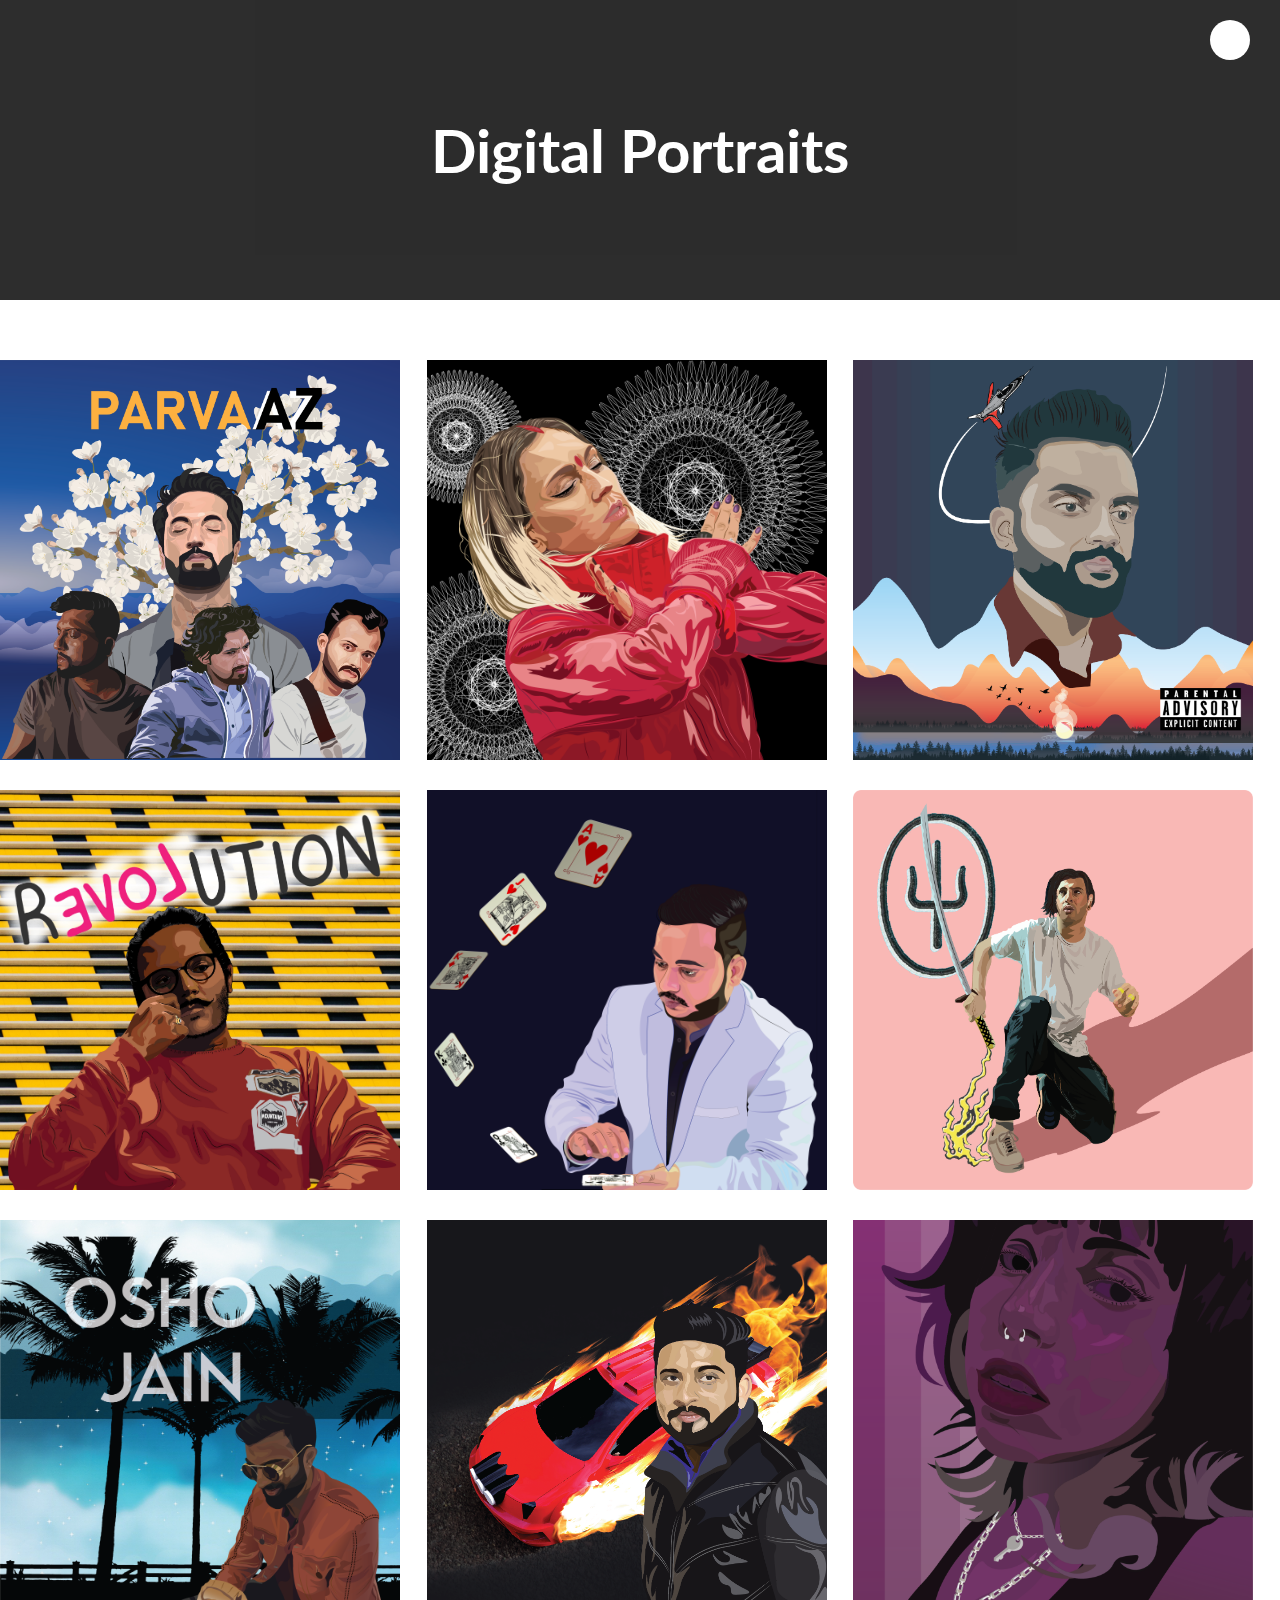
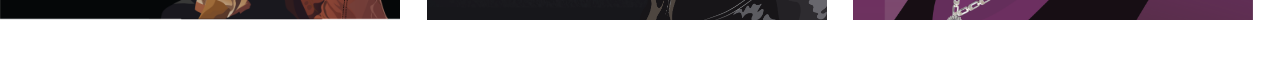
<file: digital-portraits.html>
<!DOCTYPE html>
<html lang="en">
<head>
    <meta charset="UTF-8">
    <meta http-equiv="X-UA-Compatible" content="IE=edge">
    <meta name="viewport" content="width=device-width, initial-scale=1.0">
    <title>Document</title>
    <link rel="preconnect" href="https://fonts.googleapis.com">
    <link rel="preconnect" href="https://fonts.gstatic.com" crossorigin>
    <link href="https://fonts.googleapis.com/css2?family=Poppins:wght@400;600&display=swap" rel="stylesheet">
    <link href="https://fonts.googleapis.com/css2?family=Lato:wght@300;400;700&display=swap" rel="stylesheet">

    <link href="https://cdn.jsdelivr.net/npm/bootstrap@5.0.2/dist/css/bootstrap.min.css" rel="stylesheet" integrity="sha384-EVSTQN3/azprG1Anm3QDgpJLIm9Nao0Yz1ztcQTwFspd3yD65VohhpuuCOmLASjC" crossorigin="anonymous">

    <link rel="stylesheet" href="css/common-field.css">
    <link rel="stylesheet" href="css/util.css">

    <!-- Font Awesome -->
    <link rel="stylesheet" href="https://use.fontawesome.com/releases/v5.14.0/css/all.css"
        integrity="sha384-HzLeBuhoNPvSl5KYnjx0BT+WB0QEEqLprO+NBkkk5gbc67FTaL7XIGa2w1L0Xbgc" crossorigin="anonymous">
</head>
<body>

    <div class="Home-icon">
        <a href="index.html"><i class="fas fa-home"></i></a>
    </div>

    <div class="body-header-box">
        <div class="body-header-box-shade">
            <h1>Digital Portraits</h1>
        </div>
    </div>

    <section class="body-photo-gallery">
        <div class="content-gallery container">
            <img src="Image/DIGITAL PORTRAITS/DP1.png" alt="">
            <img src="Image/DIGITAL PORTRAITS/DP2.png" alt="">
            <img src="Image/DIGITAL PORTRAITS/DP3.png" alt="">
            <img src="Image/DIGITAL PORTRAITS/DP4.jpg" alt="">
            <img src="Image/DIGITAL PORTRAITS/DP5.png" alt="">
            <img src="Image/DIGITAL PORTRAITS/DP6.png" alt="">
            <img src="Image/DIGITAL PORTRAITS/DP7.png" alt="">
            <img src="Image/DIGITAL PORTRAITS/DP8.png" alt="">
            <img src="Image/DIGITAL PORTRAITS/DP9.png" alt="">
        </div>
    </section>

    <!-- Bootstrap Bundle with Popper -->
    <script src="https://cdn.jsdelivr.net/npm/bootstrap@5.0.2/dist/js/bootstrap.bundle.min.js" integrity="sha384-MrcW6ZMFYlzcLA8Nl+NtUVF0sA7MsXsP1UyJoMp4YLEuNSfAP+JcXn/tWtIaxVXM" crossorigin="anonymous"></script>
    
</body>
</html>
</file>
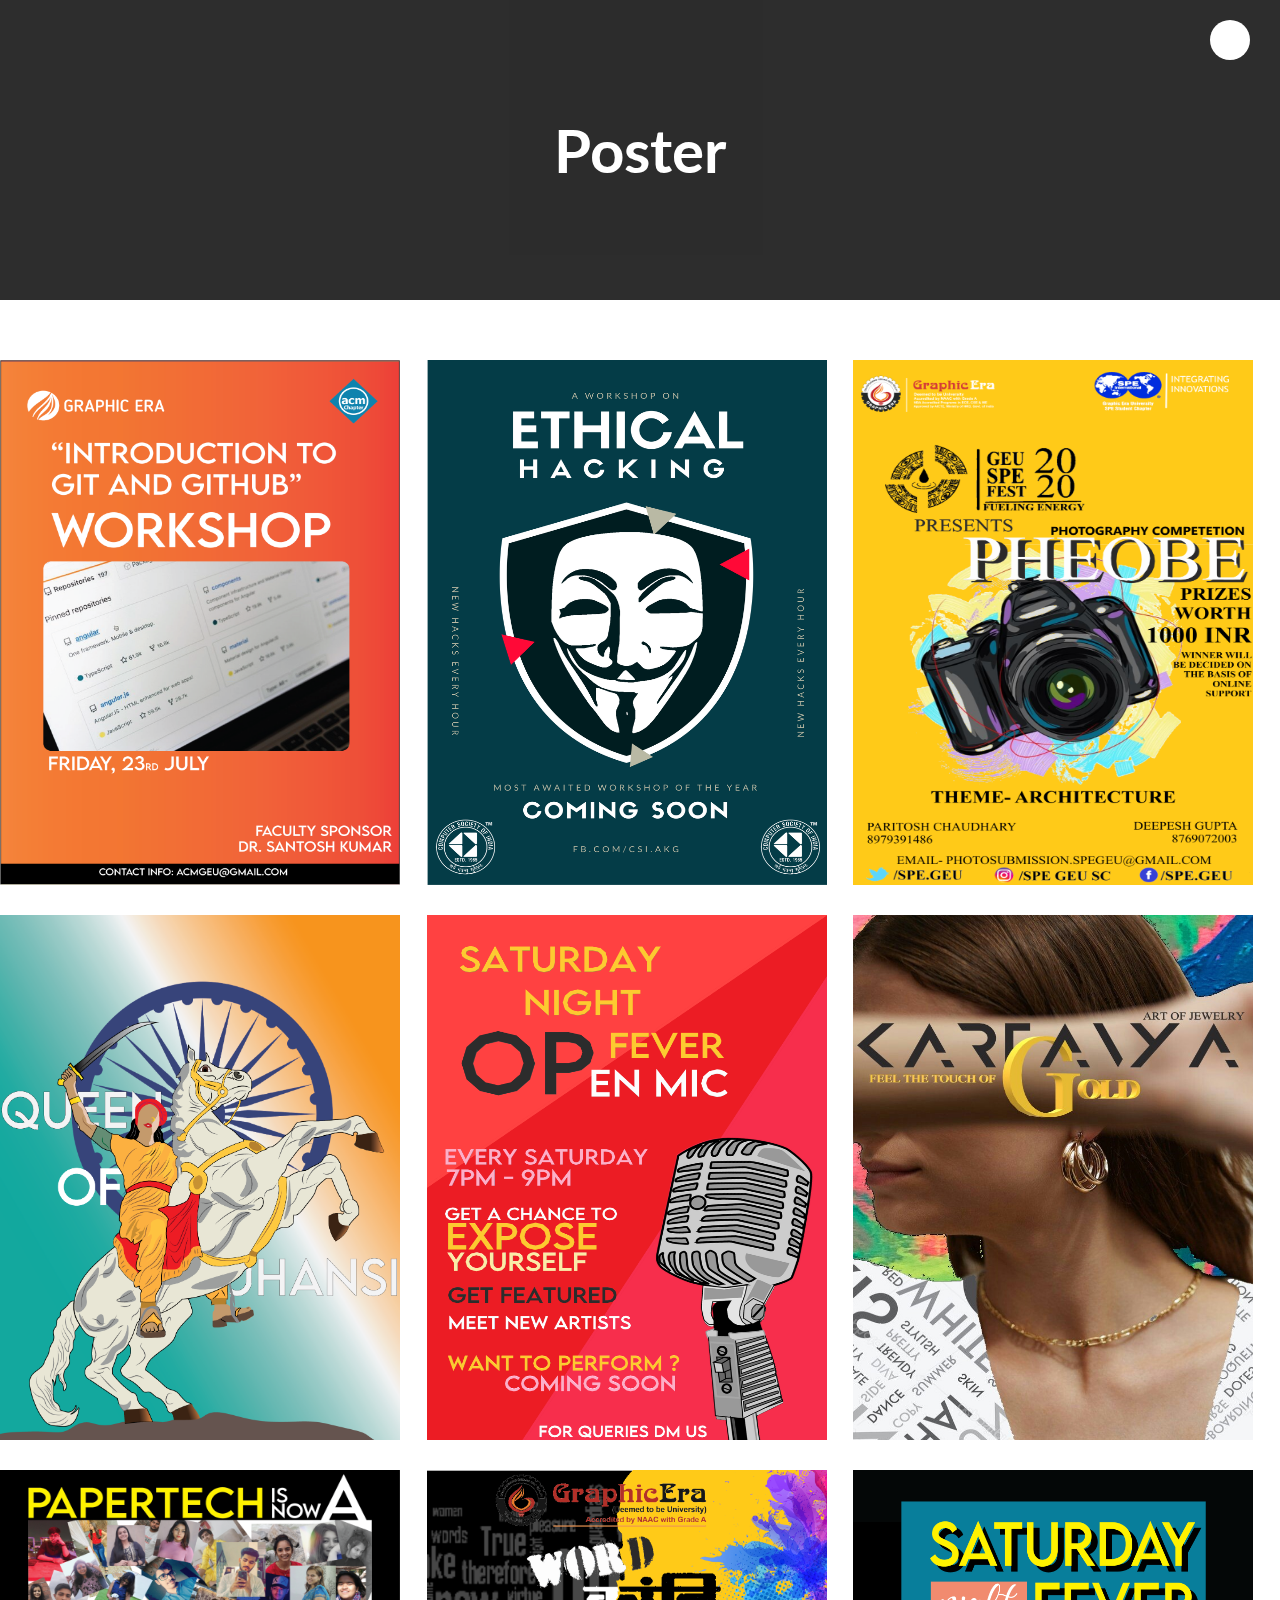
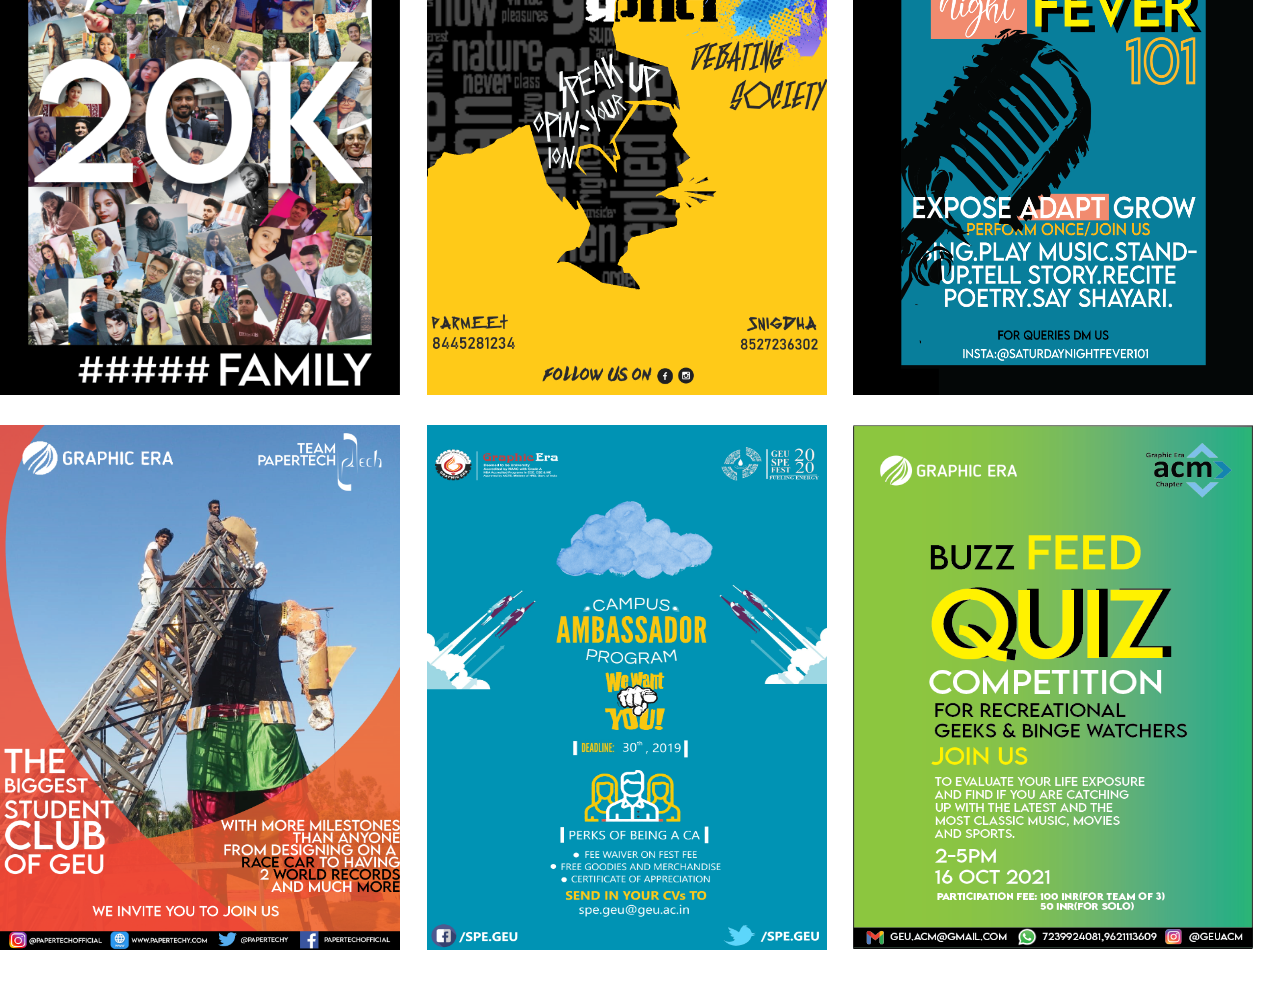
<file: poster.html>
<!DOCTYPE html>
<html lang="en">
<head>
    <meta charset="UTF-8">
    <meta http-equiv="X-UA-Compatible" content="IE=edge">
    <meta name="viewport" content="width=device-width, initial-scale=1.0">
    <title>Document</title>
    <link rel="preconnect" href="https://fonts.googleapis.com">
    <link rel="preconnect" href="https://fonts.gstatic.com" crossorigin>
    <link href="https://fonts.googleapis.com/css2?family=Poppins:wght@400;600&display=swap" rel="stylesheet">
    <link href="https://fonts.googleapis.com/css2?family=Lato:wght@300;400;700&display=swap" rel="stylesheet">

    <link href="https://cdn.jsdelivr.net/npm/bootstrap@5.0.2/dist/css/bootstrap.min.css" rel="stylesheet" integrity="sha384-EVSTQN3/azprG1Anm3QDgpJLIm9Nao0Yz1ztcQTwFspd3yD65VohhpuuCOmLASjC" crossorigin="anonymous">

    <link rel="stylesheet" href="css/common-field.css">
    <link rel="stylesheet" href="css/util.css">

    <!-- Font Awesome -->
    <link rel="stylesheet" href="https://use.fontawesome.com/releases/v5.14.0/css/all.css"
        integrity="sha384-HzLeBuhoNPvSl5KYnjx0BT+WB0QEEqLprO+NBkkk5gbc67FTaL7XIGa2w1L0Xbgc" crossorigin="anonymous">
</head>
<body>

    <div class="Home-icon">
        <a href="index.html"><i class="fas fa-home"></i></a>
    </div>

    <div class="body-header-box">
        <div class="body-header-box-shade">
            <h1>Poster</h1>
        </div>
    </div>

    <section class="body-photo-gallery">
        <div class="content-gallery container">
            <img src="Image/POSTER/P1.png" alt="" style="height: 525px;">
            <img src="Image/POSTER/P2.png" alt="" style="height: 525px;">
            <img src="Image/POSTER/P3.png" alt="" style="height: 525px;">
            <img src="Image/POSTER/P4.png" alt="" style="height: 525px;">
            <img src="Image/POSTER/P5.png" alt="" style="height: 525px;">
            <img src="Image/POSTER/P6.jpg" alt="" style="height: 525px;">
            <img src="Image/POSTER/P7.png" alt="" style="height: 525px;">
            <img src="Image/POSTER/P8.png" alt="" style="height: 525px;">
            <img src="Image/POSTER/P9.png" alt="" style="height: 525px;">
            <img src="Image/POSTER/P10.png" alt="" style="height: 525px;">
            <img src="Image/POSTER/P11.png" alt="" style="height: 525px;">
            <img src="Image/POSTER/P12.png" alt="" style="height: 525px;">
        </div>
    </section>

    <!-- Bootstrap Bundle with Popper -->
    <script src="https://cdn.jsdelivr.net/npm/bootstrap@5.0.2/dist/js/bootstrap.bundle.min.js" integrity="sha384-MrcW6ZMFYlzcLA8Nl+NtUVF0sA7MsXsP1UyJoMp4YLEuNSfAP+JcXn/tWtIaxVXM" crossorigin="anonymous"></script>
    
</body>
</html>
</file>
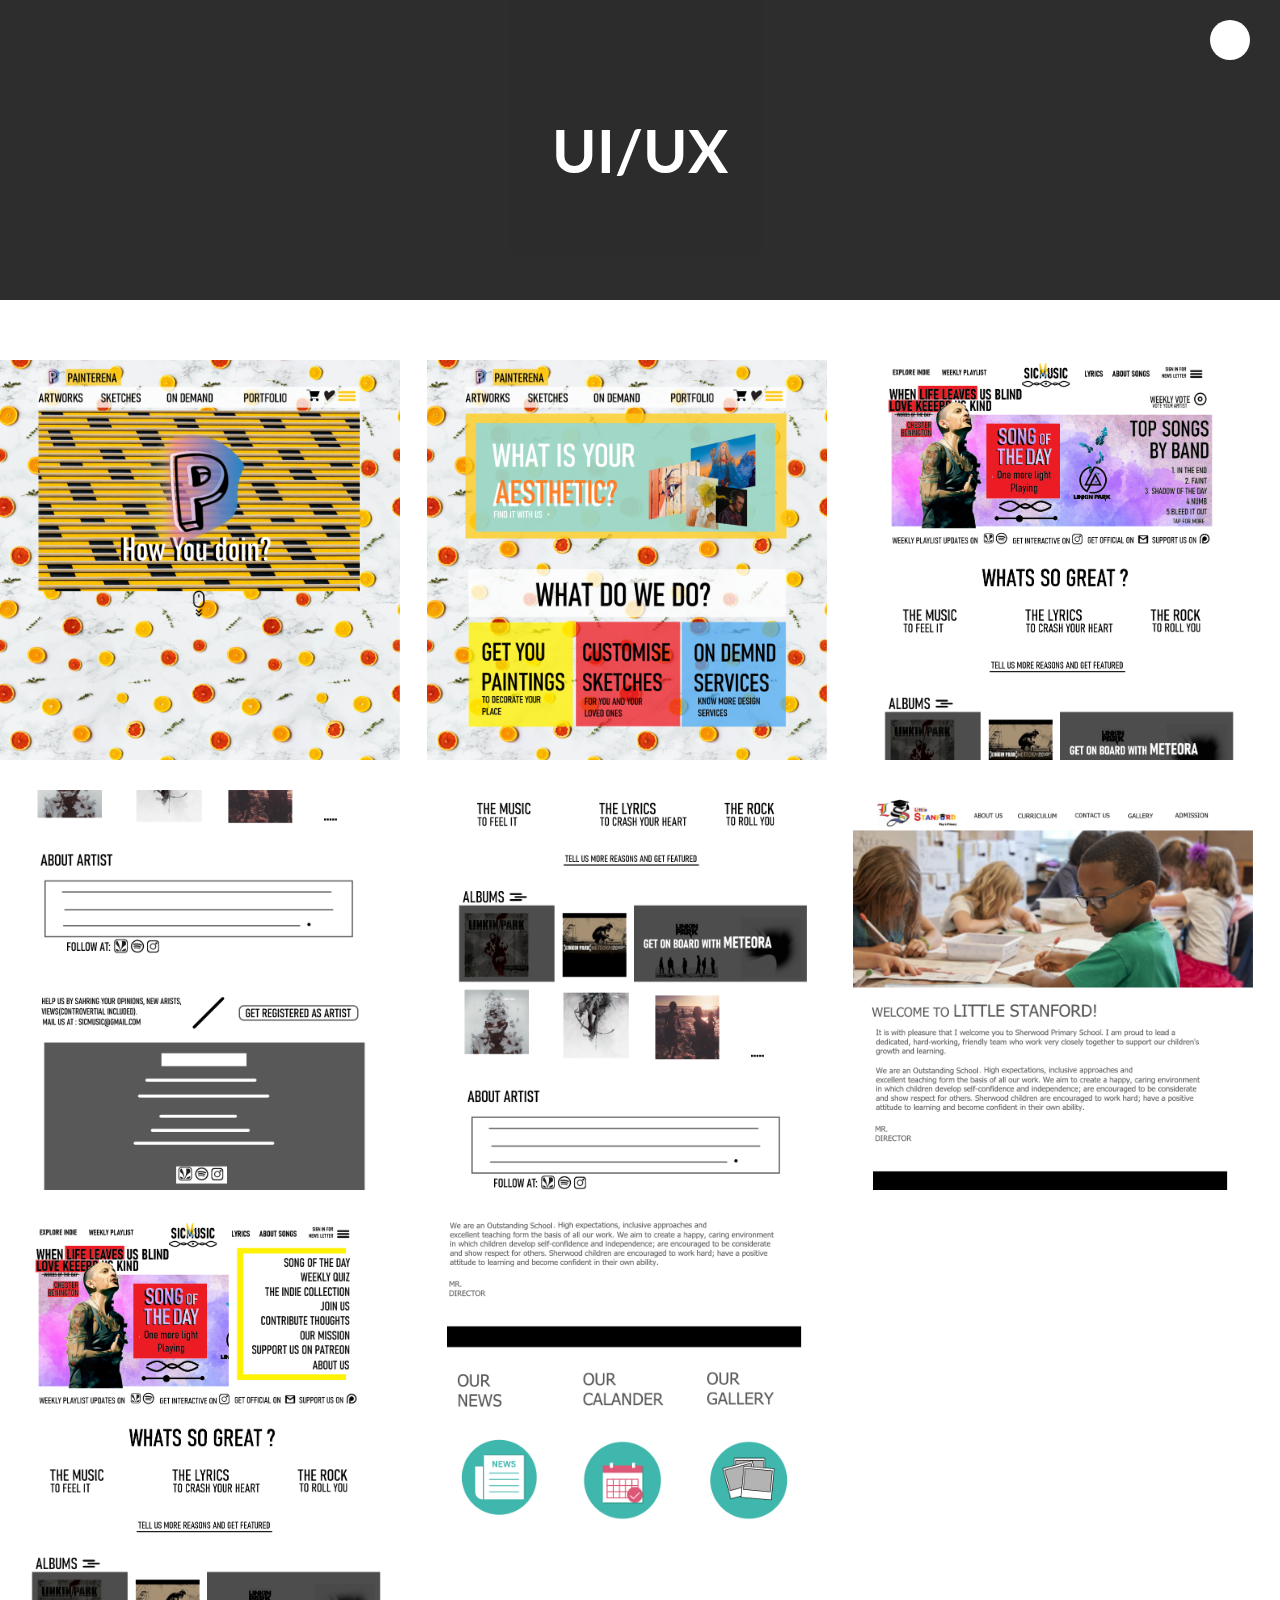
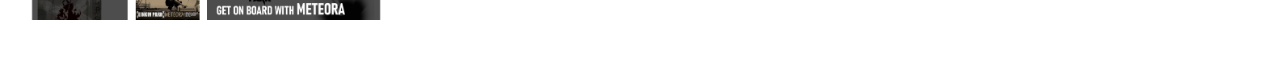
<file: ui-ux.html>
<!DOCTYPE html>
<html lang="en">
<head>
    <meta charset="UTF-8">
    <meta http-equiv="X-UA-Compatible" content="IE=edge">
    <meta name="viewport" content="width=device-width, initial-scale=1.0">
    <title>Document</title>
    <link rel="preconnect" href="https://fonts.googleapis.com">
    <link rel="preconnect" href="https://fonts.gstatic.com" crossorigin>
    <link href="https://fonts.googleapis.com/css2?family=Poppins:wght@400;600&display=swap" rel="stylesheet">
    <link href="https://fonts.googleapis.com/css2?family=Lato:wght@300;400;700&display=swap" rel="stylesheet">

    <link href="https://cdn.jsdelivr.net/npm/bootstrap@5.0.2/dist/css/bootstrap.min.css" rel="stylesheet" integrity="sha384-EVSTQN3/azprG1Anm3QDgpJLIm9Nao0Yz1ztcQTwFspd3yD65VohhpuuCOmLASjC" crossorigin="anonymous">

    <link rel="stylesheet" href="css/common-field.css">
    <link rel="stylesheet" href="css/util.css">

    <!-- Font Awesome -->
    <link rel="stylesheet" href="https://use.fontawesome.com/releases/v5.14.0/css/all.css"
        integrity="sha384-HzLeBuhoNPvSl5KYnjx0BT+WB0QEEqLprO+NBkkk5gbc67FTaL7XIGa2w1L0Xbgc" crossorigin="anonymous">
</head>
<body>

    <div class="Home-icon">
        <a href="index.html"><i class="fas fa-home"></i></a>
    </div>

    <div class="body-header-box">
        <div class="body-header-box-shade">
            <h1>UI/UX</h1>
        </div>
    </div>

    <section class="body-photo-gallery">
        <div class="content-gallery container">
            <img src="Image/UI UX/U1.png" alt="">
            <img src="Image/UI UX/U2.png" alt="">
            <img src="Image/UI UX/U3.png" alt="">
            <img src="Image/UI UX/U4.png" alt="">
            <img src="Image/UI UX/U5.png" alt="">
            <img src="Image/UI UX/U6.png" alt="">
            <img src="Image/UI UX/U7.png" alt="">
            <img src="Image/UI UX/U8.png" alt="">
        </div>
    </section>

    <!-- Bootstrap Bundle with Popper -->
    <script src="https://cdn.jsdelivr.net/npm/bootstrap@5.0.2/dist/js/bootstrap.bundle.min.js" integrity="sha384-MrcW6ZMFYlzcLA8Nl+NtUVF0sA7MsXsP1UyJoMp4YLEuNSfAP+JcXn/tWtIaxVXM" crossorigin="anonymous"></script>
    
</body>
</html>
</file>
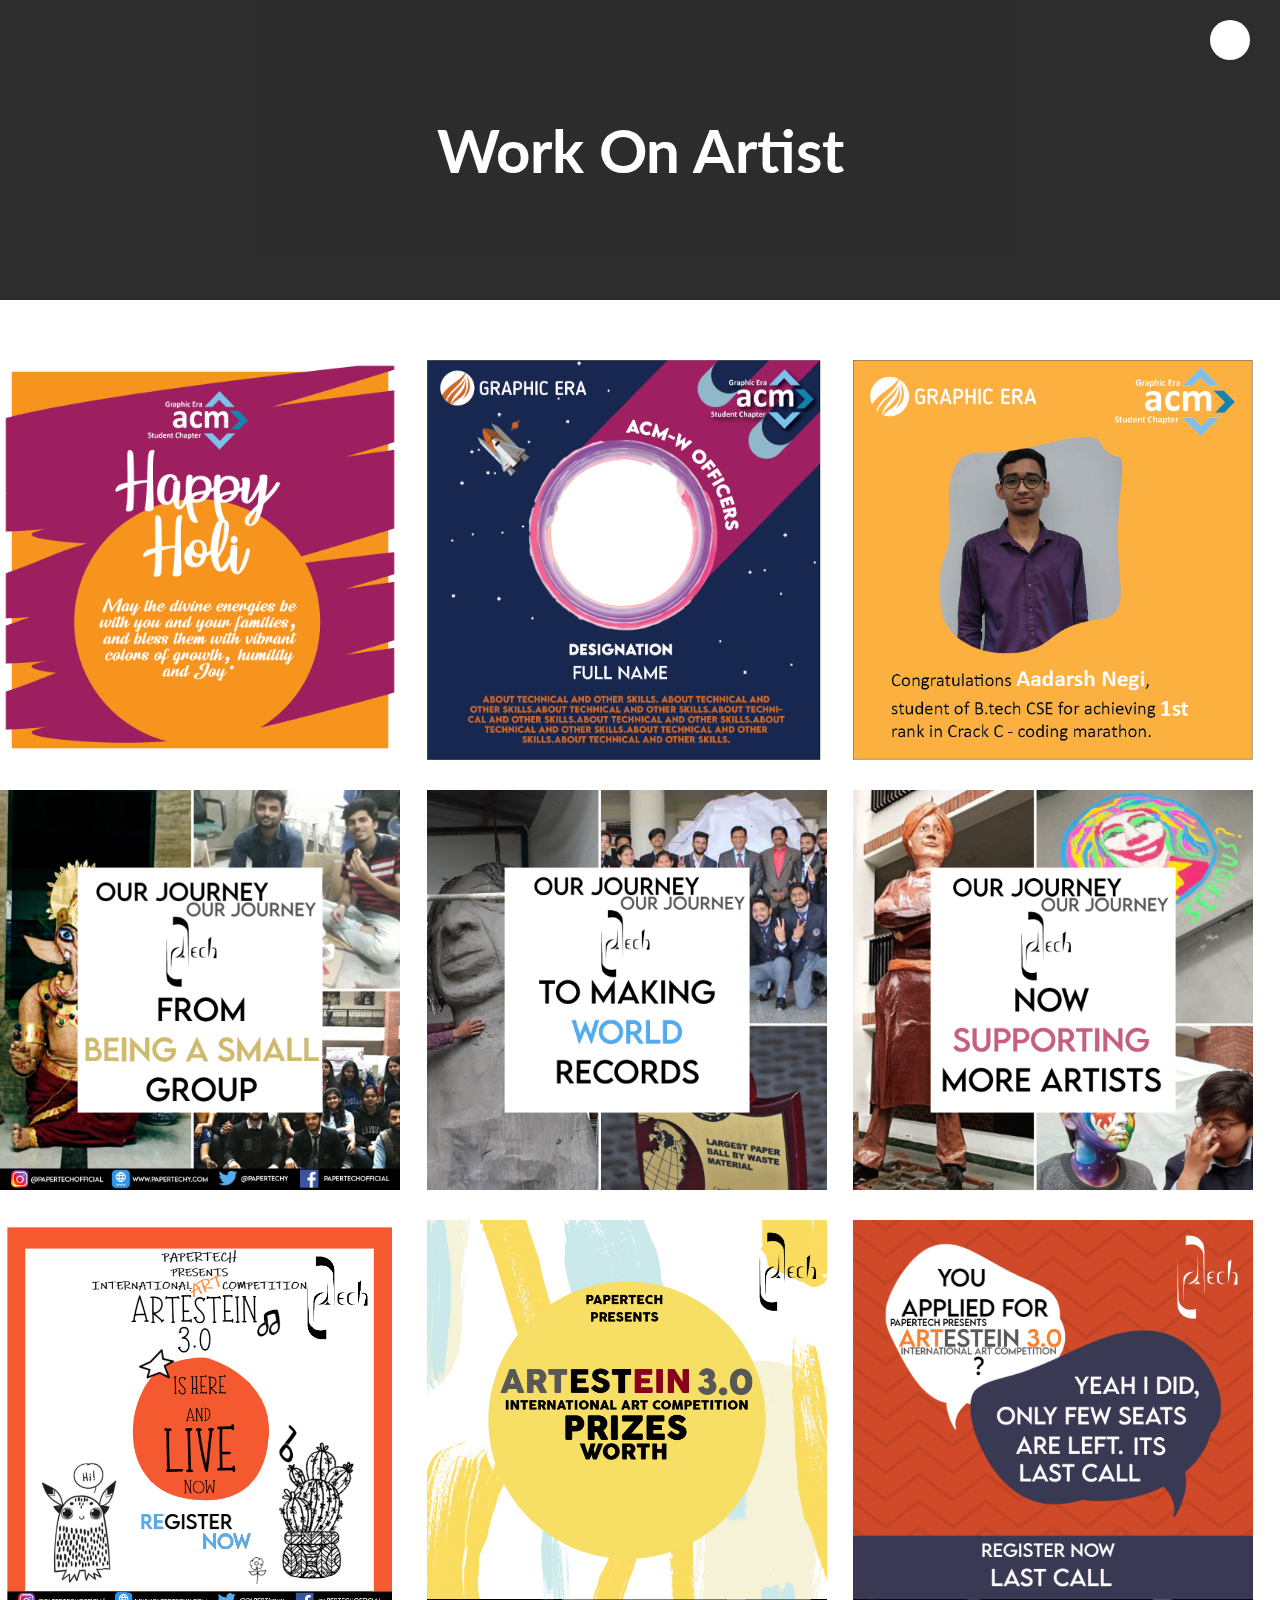
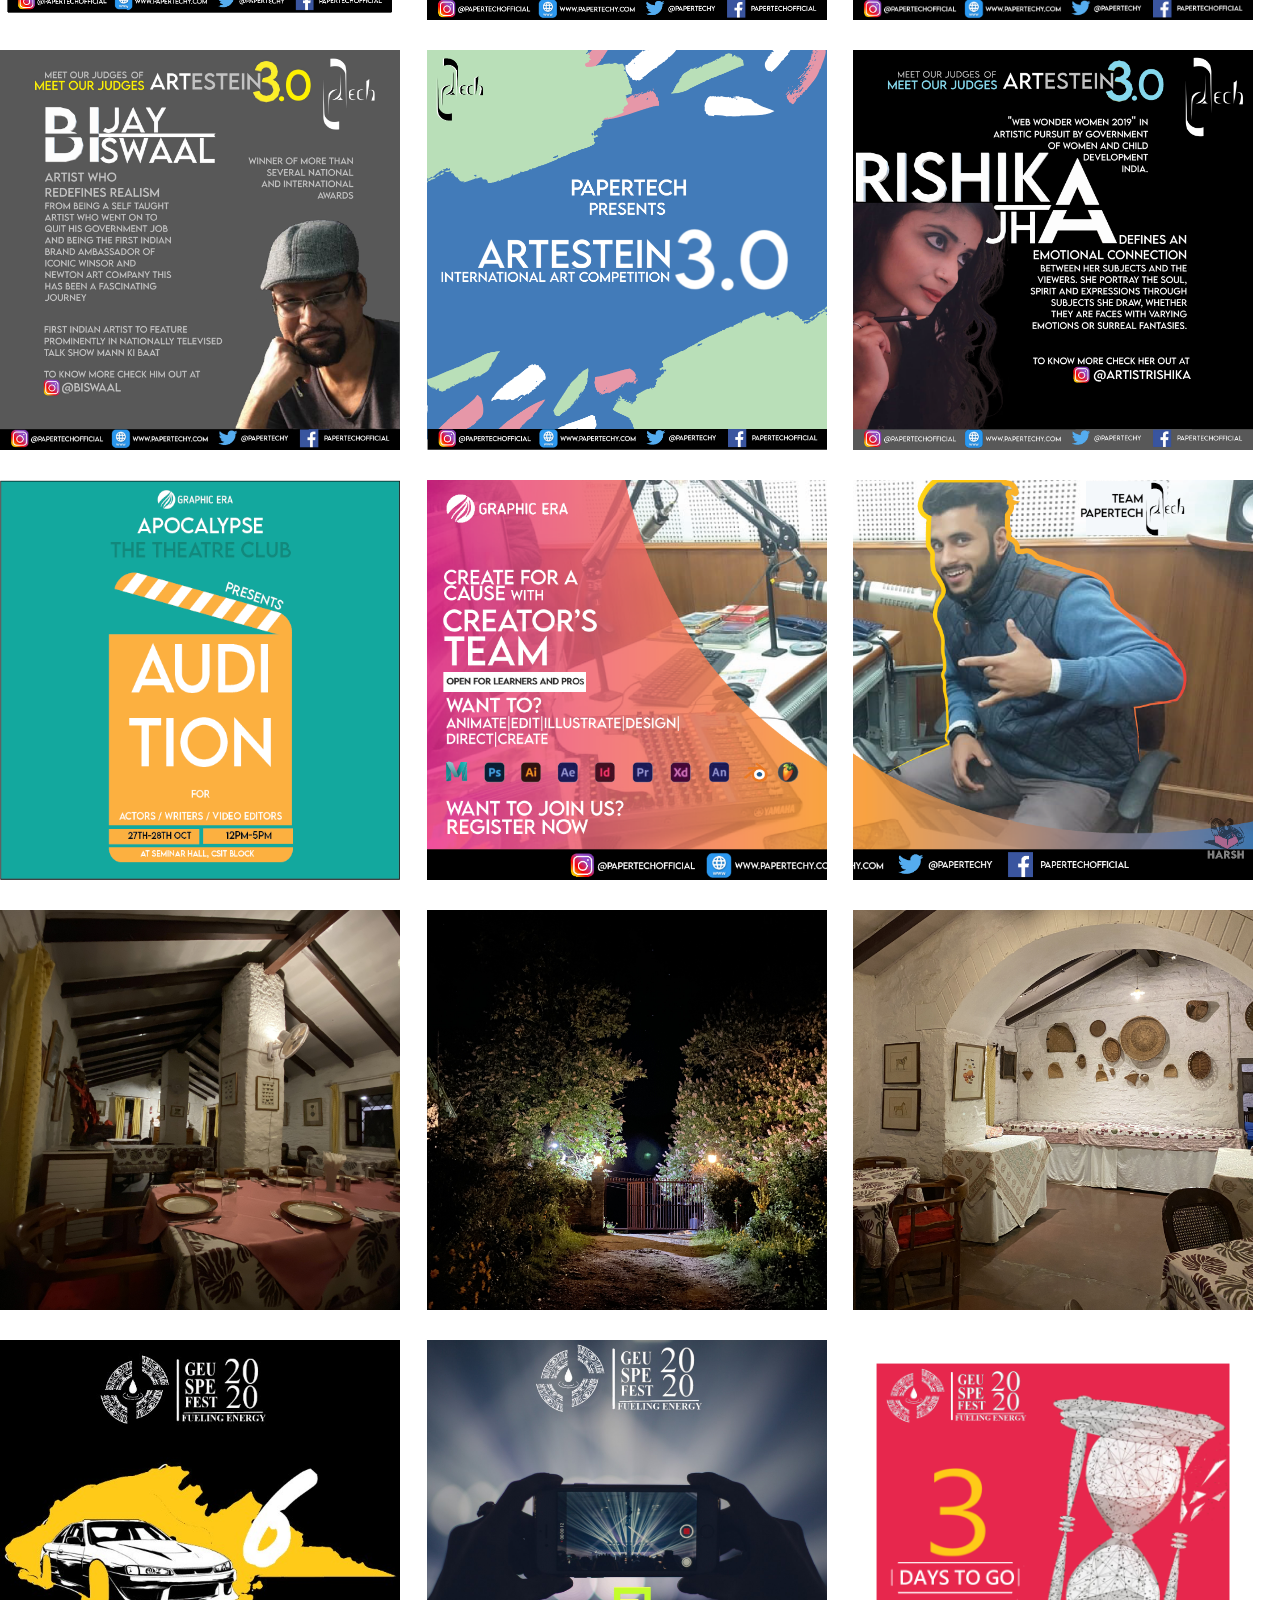
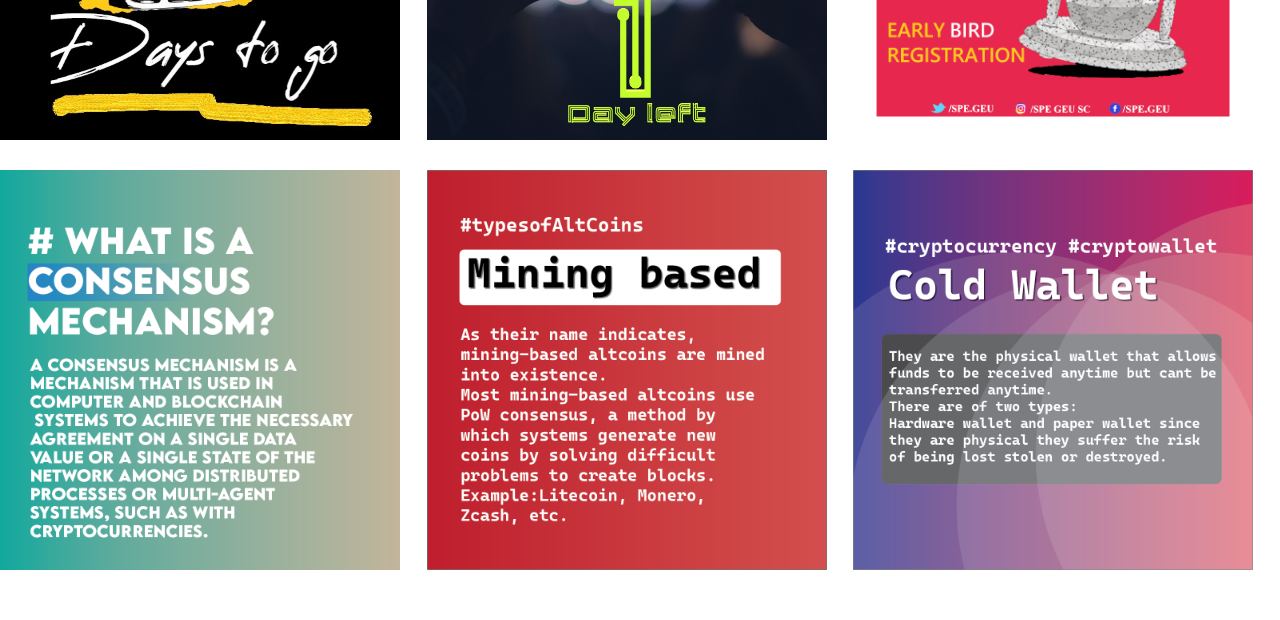
<file: work-on-artist.html>
<!DOCTYPE html>
<html lang="en">
<head>
    <meta charset="UTF-8">
    <meta http-equiv="X-UA-Compatible" content="IE=edge">
    <meta name="viewport" content="width=device-width, initial-scale=1.0">
    <title>Document</title>
    <link rel="preconnect" href="https://fonts.googleapis.com">
    <link rel="preconnect" href="https://fonts.gstatic.com" crossorigin>
    <link href="https://fonts.googleapis.com/css2?family=Poppins:wght@400;600&display=swap" rel="stylesheet">
    <link href="https://fonts.googleapis.com/css2?family=Lato:wght@300;400;700&display=swap" rel="stylesheet">

    <link href="https://cdn.jsdelivr.net/npm/bootstrap@5.0.2/dist/css/bootstrap.min.css" rel="stylesheet" integrity="sha384-EVSTQN3/azprG1Anm3QDgpJLIm9Nao0Yz1ztcQTwFspd3yD65VohhpuuCOmLASjC" crossorigin="anonymous">

    <link rel="stylesheet" href="css/common-field.css">
    <link rel="stylesheet" href="css/util.css">

    <!-- Font Awesome -->
    <link rel="stylesheet" href="https://use.fontawesome.com/releases/v5.14.0/css/all.css"
        integrity="sha384-HzLeBuhoNPvSl5KYnjx0BT+WB0QEEqLprO+NBkkk5gbc67FTaL7XIGa2w1L0Xbgc" crossorigin="anonymous">
</head>
<body>

    <div class="Home-icon">
        <a href="index.html"><i class="fas fa-home"></i></a>
    </div>

    <div class="body-header-box">
        <div class="body-header-box-shade">
            <h1>Work On Artist</h1>
        </div>
    </div>

    <section class="body-photo-gallery">
        <div class="content-gallery container">
            <img src="Image/WORK ON ARRISTS/A1.png" alt="">
            <img src="Image/WORK ON ARRISTS/A2.png" alt="">
            <img src="Image/WORK ON ARRISTS/A3.png" alt="">
            <img src="Image/WORK ON ARRISTS/A4.png" alt="">
            <img src="Image/WORK ON ARRISTS/A5.png" alt="">
            <img src="Image/WORK ON ARRISTS/A6.png" alt="">
            <img src="Image/WORK ON ARRISTS/A7.png" alt="">
            <img src="Image/WORK ON ARRISTS/A8.png" alt="">
            <img src="Image/WORK ON ARRISTS/A9.png" alt="">
            <img src="Image/WORK ON ARRISTS/A10.jpg" alt="">
            <img src="Image/WORK ON ARRISTS/A11.png" alt="">
            <img src="Image/WORK ON ARRISTS/A12.png" alt="">
            <img src="Image/WORK ON ARRISTS/A15.png" alt="">
            <img src="Image/WORK ON ARRISTS/A13.png" alt="">
            <img src="Image/WORK ON ARRISTS/A14.png" alt="">
            
            <img src="Image/WORK ON ARRISTS/A22.JPG" alt="">
            <img src="Image/WORK ON ARRISTS/A23.JPG" alt="">
            <img src="Image/WORK ON ARRISTS/A24.JPG" alt="">
            <img src="Image/WORK ON ARRISTS/A16.jpg" alt="">
            <img src="Image/WORK ON ARRISTS/A17.jpg" alt="">
            <img src="Image/WORK ON ARRISTS/A18.png" alt="">
            <img src="Image/WORK ON ARRISTS/A19.png" alt="">
            <img src="Image/WORK ON ARRISTS/A20.png" alt="">
            <img src="Image/WORK ON ARRISTS/A21.png" alt="">

        </div>
    </section>

    <!-- Bootstrap Bundle with Popper -->
    <script src="https://cdn.jsdelivr.net/npm/bootstrap@5.0.2/dist/js/bootstrap.bundle.min.js" integrity="sha384-MrcW6ZMFYlzcLA8Nl+NtUVF0sA7MsXsP1UyJoMp4YLEuNSfAP+JcXn/tWtIaxVXM" crossorigin="anonymous"></script>
    
</body>
</html>
</file>
<file: css/common-field.css>
:root{
    --primary: #3DCFD3;
    --dark: #161616;
    --pure: #ffff;
    --ternary: #898989;
    --light: #f2f2f2;
    --secondary: #070606;
 }

 *{
     margin: 0;
     padding: 0;
 }

 .Home-icon{
     position: absolute;
     width: 40px;
     height: 40px;
     display: flex;
     justify-content: center;
     align-items: center;
     background: var(--pure);
     border-radius: 50%;
     z-index: 111;
     top: 20px;
     right: 30px;
 }

 .Home-icon a{
     color: var(--secondary);
     text-decoration: none;
 }


 .body-header-box .body-header-box-shade{
     background: var(--dark);
     opacity: 0.9;
     height: 300px;
     display: flex;
     flex-direction: column;
     justify-content: center;
     align-items: center;
 }

 .body-header-box .body-header-box-shade h1{
     font-size: 60px;
     color: var(--pure);
     font-family: 'Lato', sans-serif;
 }

 section.body-photo-gallery .content-gallery{
     display: grid;
     grid-template-columns: repeat(3, 1fr);
     row-gap: 30px;
     margin-top: 60px;
     margin-bottom: 50px;
 }


 section.body-photo-gallery .content-gallery img{
     width: 400px;
     height: 400px;
     transition: all .6s ease;
 }

 section.body-photo-gallery .content-gallery img:hover{
     transform: scale(1.1);
 }
</file>
<file: css/util.css>
.flex{
    display: flex;
}

.flex-1{
    flex: 1;
}

.items-center{
    align-items: center;
}

.justyfy-between{
    justify-content: space-between;
}

.justify-center{
    justify-content: center;
}

.btn{
    padding: 0.8rem 2rem;
    font-size: 1rem;
    font-weight: 500;
    border: 2px solid transparent;
    border-radius: 4px;
    outline: none;
    cursor: pointer;
    text-transform: uppercase;
    transition: all  .3s ease;
}

.btn-primary{
    background: var(--primary);
    color: var(--dark);
}

.btn-primary:hover{
    background: transparent;
    border-color: var(--primary);
    color: var(--primary);
}

.btn-secondary{
    background: transparent;
    color: var(--primary);
    border-color: var(--primary);
}

.btn-secondary:hover{
    background: var(--primary);
    color: var(--dark);
}

.block{
    display: block;
    transition: ease-in-out 2s;
    overflow: none;
}

.none{
    display: none;
}
</file>
